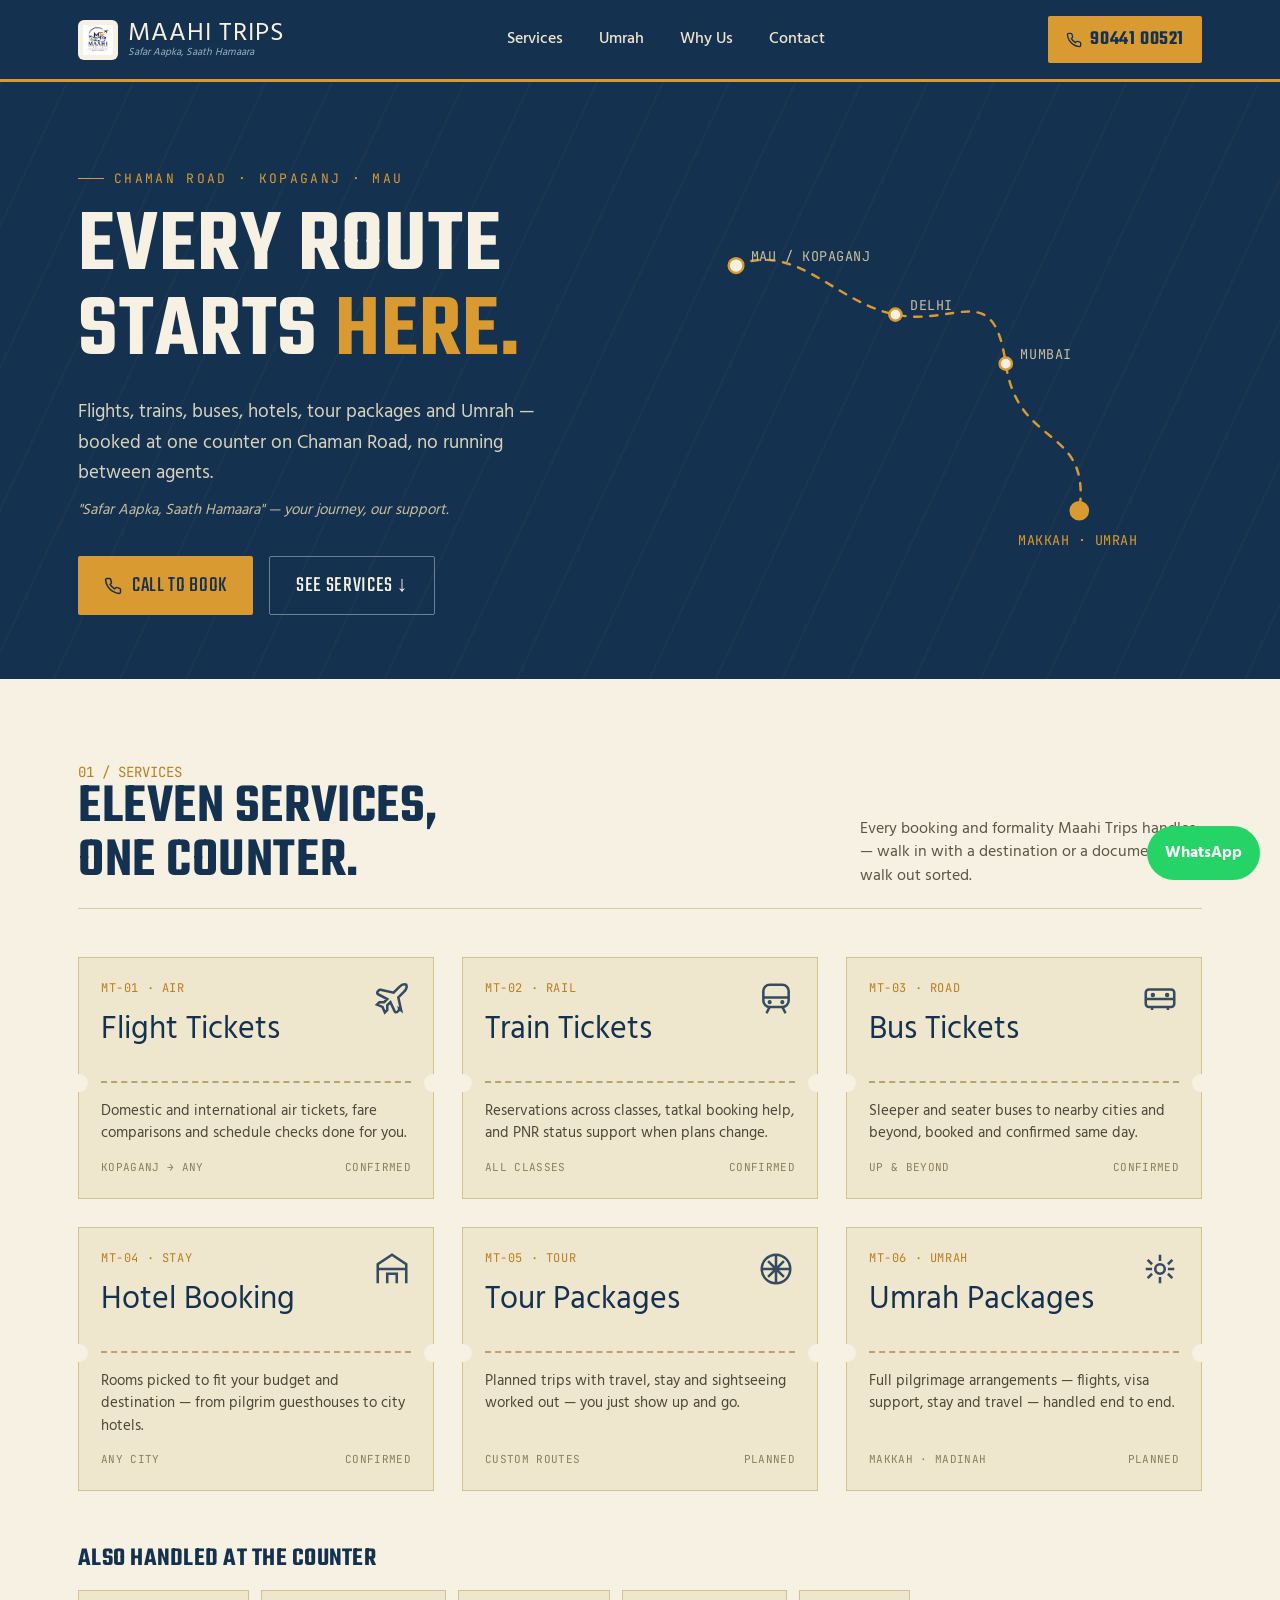
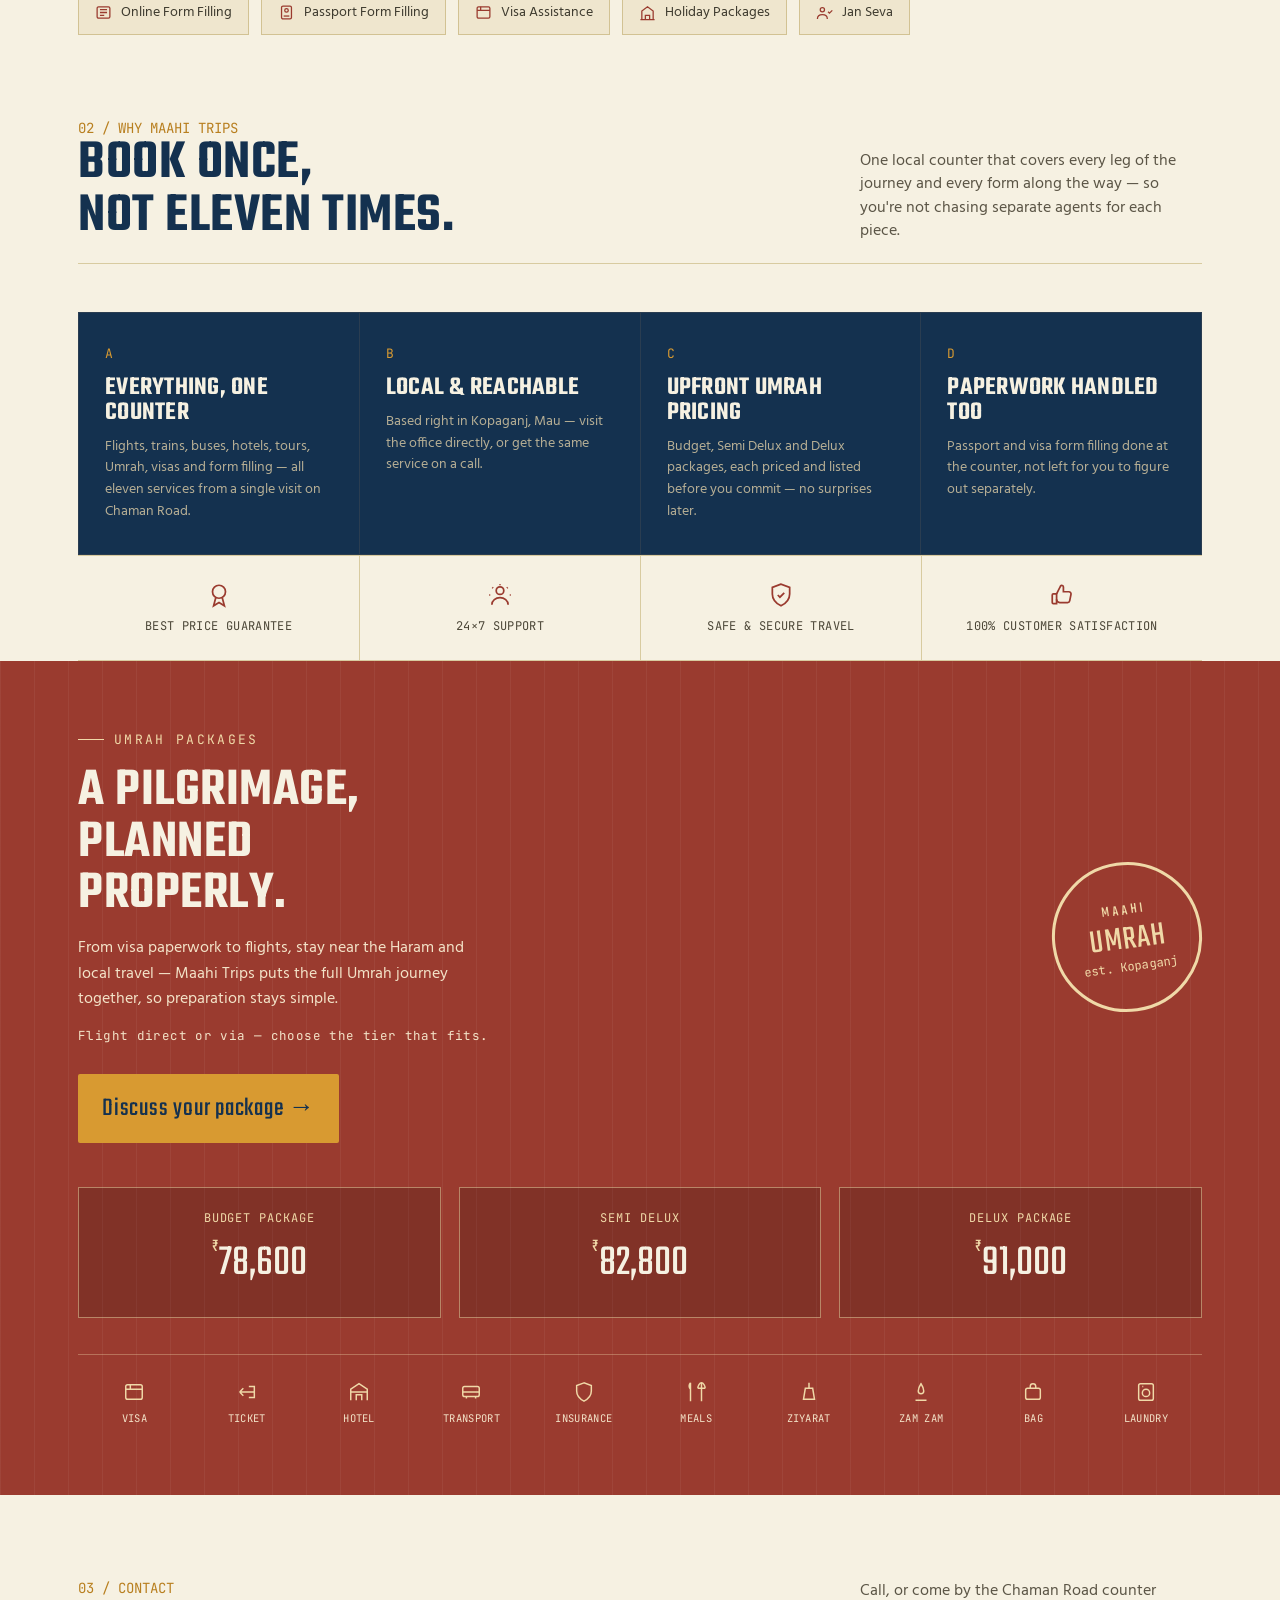
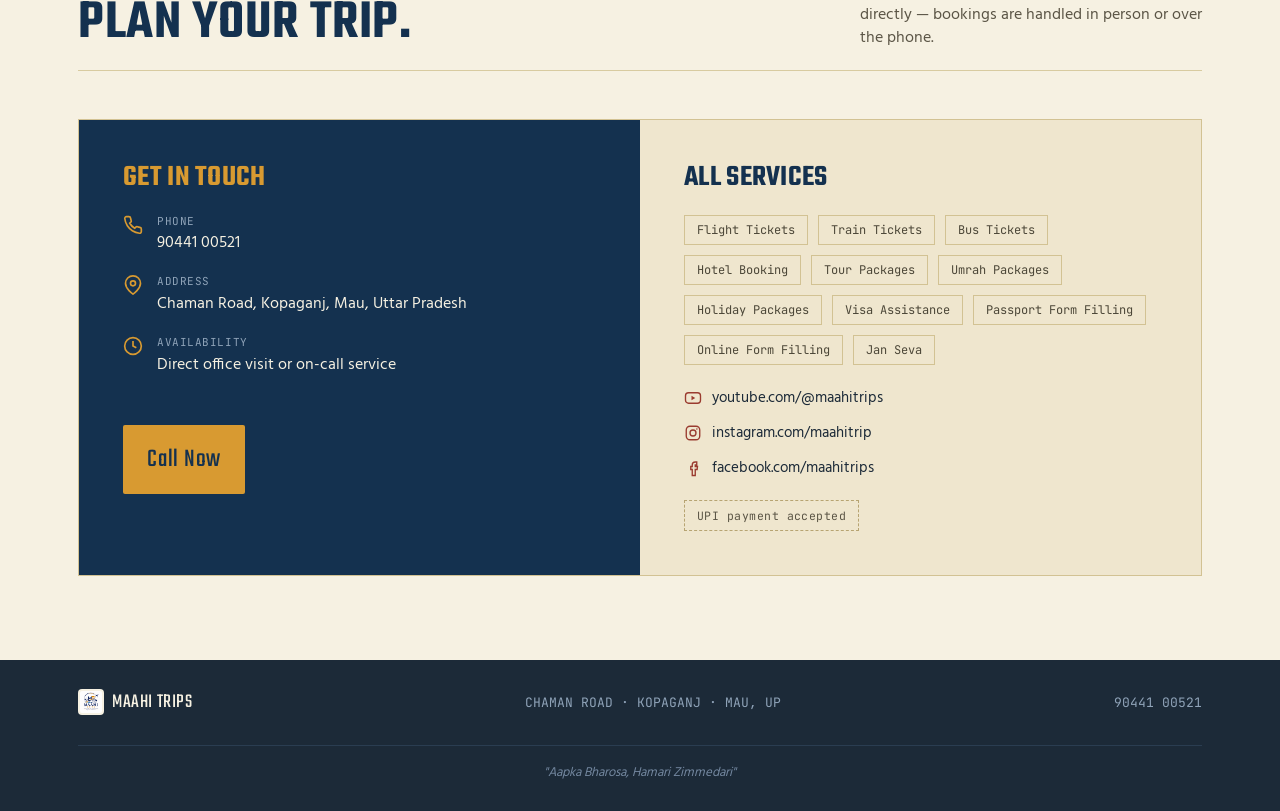
<file: index (1).html>
<!DOCTYPE html>
<html lang="en">
<head>
<meta charset="UTF-8">
<meta name="viewport" content="width=device-width, initial-scale=1.0">
<title>Maahi Trips — Kopaganj, Mau</title>
<link rel="preconnect" href="https://fonts.googleapis.com">
<link rel="preconnect" href="https://fonts.gstatic.com" crossorigin>
<link href="https://fonts.googleapis.com/css2?family=Teko:wght@400;500;600;700&family=Hind:wght@400;500;600;700&family=JetBrains+Mono:wght@400;500;700&display=swap" rel="stylesheet">
<style>
  :root{
    --paper:#F6F1E2;
    --paper-2:#EFE6CE;
    --ink:#14314F;
    --ink-2:#1C2A38;
    --gold:#D89A31;
    --gold-deep:#B87F1F;
    --rust:#9A3B2F;
    --line:#C9A227;
    --cream-text:#F6F1E2;
  }
  *{margin:0;padding:0;box-sizing:border-box;}
  html{scroll-behavior:smooth;}
  body{
    background:var(--paper);
    color:var(--ink-2);
    font-family:'Hind',sans-serif;
    overflow-x:hidden;
  }
  h1,h2,h3,.display{
    font-family:'Teko',sans-serif;
    font-weight:600;
    letter-spacing:0.01em;
    line-height:0.95;
    text-transform:uppercase;
  }
  .mono{font-family:'JetBrains Mono',monospace;}
  a{color:inherit;text-decoration:none;}
  .wrap{max-width:1180px;margin:0 auto;padding:0 28px;}

  /* perforated ticket edge */
  .perf-bottom{position:relative;}
  .perf-bottom::after{
    content:"";
    position:absolute;left:0;right:0;bottom:-1px;height:20px;
    background-image:radial-gradient(circle 6px, var(--paper) 6px, transparent 7px);
    background-size:28px 20px;
    background-repeat:repeat-x;
    background-position:14px top;
  }

  /* ---------- HEADER ---------- */
  header{
    position:sticky;top:0;z-index:50;
    background:var(--ink);
    border-bottom:3px solid var(--gold);
  }
  .nav{
    display:flex;align-items:center;justify-content:space-between;
    padding:16px 28px;max-width:1180px;margin:0 auto;
  }
  .logo{
    color:var(--cream-text);
    font-size:32px;letter-spacing:0.03em;
    display:flex;align-items:center;gap:10px;
  }
  .logo .dot{color:var(--gold);font-size:32px;}
  .logo-mark{
    background:var(--paper);
    border-radius:6px;
    padding:3px 5px;
    display:flex;align-items:center;
    height:40px;width:40px;
    flex-shrink:0;
  }
  .logo-mark img{height:100%;width:100%;object-fit:contain;}
  .logo-text{display:flex;flex-direction:column;line-height:1;}
  .logo-word{font-size:26px;}
  .logo-tagline{
    font-family:'Hind',sans-serif;text-transform:none;letter-spacing:0;
    font-size:10.5px;color:#9fb0c2;font-style:italic;margin-top:1px;
  }
  .navlinks{display:flex;gap:32px;align-items:center;}
  .navlinks a{
    color:var(--paper-2);font-size:16px;font-weight:500;
    padding:6px 2px;border-bottom:2px solid transparent;
    transition:border-color .2s, color .2s;
  }
  .navlinks a:hover, .navlinks a:focus-visible{border-color:var(--gold);color:var(--cream-text);}
  .call-btn{
    background:var(--gold);color:var(--ink);
    font-family:'Teko',sans-serif;font-size:20px;font-weight:600;
    letter-spacing:0.03em;text-transform:uppercase;
    padding:9px 18px;border-radius:2px;
    display:inline-flex;align-items:center;gap:8px;
    transition:background .2s, transform .2s;
  }
  .call-btn:hover, .call-btn:focus-visible{background:var(--cream-text);transform:translateY(-1px);}
  .menu-toggle{display:none;background:none;border:none;color:var(--cream-text);font-size:28px;cursor:pointer;}

  /* ---------- HERO ---------- */
  .hero{
    position:relative;
    background:var(--ink);
    color:var(--cream-text);
    padding:88px 0 64px;
    overflow:hidden;
  }
  .hero::before{
    content:"";position:absolute;inset:0;
    background:
      repeating-linear-gradient(115deg, rgba(216,154,49,0.045) 0 2px, transparent 2px 60px);
    pointer-events:none;
  }
  .hero-grid{
    display:grid;grid-template-columns:1.05fr 0.95fr;gap:40px;align-items:center;
    position:relative;z-index:2;
  }
  .eyebrow{
    font-family:'JetBrains Mono',monospace;
    font-size:13px;letter-spacing:0.18em;text-transform:uppercase;
    color:var(--gold);margin-bottom:18px;display:flex;align-items:center;gap:10px;
  }
  .eyebrow::before{content:"";width:26px;height:1px;background:var(--gold);display:inline-block;}
  .hero h1{
    font-size:clamp(52px,7vw,92px);
    color:var(--cream-text);
  }
  .hero h1 span{color:var(--gold);}
  .hero p.lede{
    margin-top:22px;font-size:19px;line-height:1.6;color:#D9D2BC;max-width:46ch;
  }
  .hero-cta{display:flex;gap:16px;margin-top:34px;flex-wrap:wrap;}
  .btn-primary{
    background:var(--gold);color:var(--ink);
    font-family:'Teko',sans-serif;font-size:22px;letter-spacing:0.03em;text-transform:uppercase;
    padding:14px 26px;border-radius:2px;display:inline-flex;align-items:center;gap:10px;
    transition:transform .2s, background .2s;
  }
  .btn-primary:hover, .btn-primary:focus-visible{transform:translateY(-2px);background:#EAB253;}
  .btn-secondary{
    border:1.5px solid #6b7f95;color:var(--cream-text);
    font-family:'Teko',sans-serif;font-size:22px;letter-spacing:0.03em;text-transform:uppercase;
    padding:13px 26px;border-radius:2px;display:inline-flex;align-items:center;gap:10px;
    transition:border-color .2s, background .2s;
  }
  .btn-secondary:hover, .btn-secondary:focus-visible{border-color:var(--gold);background:rgba(216,154,49,0.08);}

  /* route map svg */
  .route-box{position:relative;z-index:2;}
  .route-svg{width:100%;height:auto;}
  .route-path{
    fill:none;stroke:var(--gold);stroke-width:2;stroke-dasharray:6 7;
    stroke-linecap:round;
    stroke-dashoffset:900;
    animation:draw 2.6s ease-out forwards .3s;
  }
  @keyframes draw{to{stroke-dashoffset:0;}}
  .route-dot{fill:var(--paper);stroke:var(--gold);stroke-width:2;}
  .route-dot.end{fill:var(--gold);}
  .route-label{
    font-family:'JetBrains Mono',monospace;font-size:11px;fill:#C9BFA0;letter-spacing:0.04em;
  }
  .route-label.hilite{fill:var(--gold);}

  @media (prefers-reduced-motion: reduce){
    .route-path{animation:none;stroke-dashoffset:0;}
  }

  /* ---------- SECTION HEADERS ---------- */
  .section{padding:84px 0;}
  .section-head{
    display:flex;justify-content:space-between;align-items:flex-end;
    gap:24px;margin-bottom:48px;flex-wrap:wrap;
    border-bottom:1px solid #D8CBA0;padding-bottom:20px;
  }
  .section-head .num{
    font-family:'JetBrains Mono',monospace;color:var(--gold-deep);font-size:14px;
  }
  .section-head h2{font-size:clamp(38px,5vw,56px);color:var(--ink);}
  .section-head p{max-width:38ch;color:#5b5546;font-size:15.5px;line-height:1.5;}

  /* ---------- SERVICES (TICKETS) ---------- */
  .tickets{
    display:grid;grid-template-columns:repeat(3,1fr);gap:28px;
  }
  .ticket{
    background:var(--paper-2);
    border:1px solid #D2C293;
    position:relative;
    display:flex;flex-direction:column;
    transition:transform .25s, box-shadow .25s;
  }
  .ticket:hover{transform:translateY(-4px);box-shadow:0 14px 28px -14px rgba(20,49,79,0.35);}
  .ticket-top{
    padding:22px 22px 26px;
    display:flex;justify-content:space-between;align-items:flex-start;
    position:relative;
  }
  .ticket-code{font-family:'JetBrains Mono',monospace;font-size:12px;color:var(--gold-deep);letter-spacing:0.05em;}
  .ticket-icon{
    width:38px;height:38px;color:var(--ink);opacity:0.85;
  }
  .ticket-title{font-size:32px;color:var(--ink);margin-top:8px;}
  /* perforation divider */
  .ticket-divider{
    position:relative;height:0;border-top:2px dashed #B7A472;margin:0 22px;
  }
  .ticket-divider::before,.ticket-divider::after{
    content:"";position:absolute;top:-9px;width:18px;height:18px;border-radius:50%;
    background:var(--paper);
  }
  .ticket-divider::before{left:-31px;}
  .ticket-divider::after{right:-31px;}
  .ticket-bottom{padding:18px 22px 24px;flex:1;display:flex;flex-direction:column;justify-content:space-between;gap:14px;}
  .ticket-bottom p{font-size:14.5px;line-height:1.55;color:#4c4738;}
  .ticket-stub{
    font-family:'JetBrains Mono',monospace;font-size:11px;color:#8a7f5c;
    display:flex;justify-content:space-between;letter-spacing:0.03em;
  }

  /* ---------- WHY US ---------- */
  .why{
    background:var(--ink);color:var(--cream-text);
  }
  .why .section-head{border-bottom-color:#33465c;}
  .why .section-head h2{color:var(--cream-text);}
  .why .section-head p{color:#B7AF95;}
  .why .section-head .num{color:var(--gold);}
  .why-grid{
    display:grid;grid-template-columns:repeat(4,1fr);gap:1px;
    background:#2A3D51;border:1px solid #2A3D51;
  }
  .why-card{background:var(--ink);padding:32px 26px;}
  .why-card .idx{font-family:'JetBrains Mono',monospace;color:var(--gold);font-size:13px;}
  .why-card h3{font-size:26px;margin-top:14px;color:var(--cream-text);}
  .why-card p{font-size:14px;line-height:1.55;color:#B7AF95;margin-top:10px;}

  /* ---------- UMRAH BANNER (passport stamp) ---------- */
  .umrah{
    background:var(--rust);color:var(--cream-text);position:relative;overflow:hidden;
    padding:70px 0;
  }
  .umrah::before{
    content:"";position:absolute;inset:0;
    background-image:repeating-linear-gradient(90deg, rgba(255,255,255,0.05) 0 1px, transparent 1px 34px);
  }
  .umrah-inner{position:relative;z-index:2;display:flex;justify-content:space-between;align-items:center;gap:40px;flex-wrap:wrap;}
  .umrah-text .eyebrow{color:#F0D9A8;}
  .umrah-text .eyebrow::before{background:#F0D9A8;}
  .umrah-text h2{font-size:clamp(36px,5vw,54px);color:var(--cream-text);max-width:14ch;}
  .umrah-text p{margin-top:16px;max-width:46ch;font-size:16px;line-height:1.6;color:#F3E3C8;}
  .stamp{
    width:150px;height:150px;border:3px solid #F0D9A8;border-radius:50%;
    display:flex;align-items:center;justify-content:center;flex-direction:column;
    transform:rotate(-8deg);flex-shrink:0;
    font-family:'Teko',sans-serif;color:#F0D9A8;text-transform:uppercase;
    letter-spacing:0.05em;
  }
  .stamp .s1{font-size:15px;letter-spacing:0.2em;}
  .stamp .s2{font-size:34px;line-height:1;margin:2px 0;}
  .stamp .s3{font-size:12px;font-family:'JetBrains Mono',monospace;text-transform:none;letter-spacing:0.02em;}

  /* ---------- CONTACT ---------- */
  .contact-grid{display:grid;grid-template-columns:1fr 1fr;gap:0;border:1px solid #D2C293;}
  .contact-card{padding:44px;}
  .contact-card.dark{background:var(--ink);color:var(--cream-text);}
  .contact-card.light{background:var(--paper-2);}
  .contact-card h3{font-size:30px;margin-bottom:20px;}
  .contact-card.dark h3{color:var(--gold);}
  .contact-card.light h3{color:var(--ink);}
  .contact-row{display:flex;gap:14px;margin-bottom:18px;align-items:flex-start;}
  .contact-row svg{width:20px;height:20px;flex-shrink:0;margin-top:2px;}
  .contact-card.dark .contact-row svg{color:var(--gold);}
  .contact-card.light .contact-row svg{color:var(--rust);}
  .contact-row div{font-size:15.5px;line-height:1.5;}
  .contact-row .label{
    font-family:'JetBrains Mono',monospace;font-size:11px;letter-spacing:0.05em;
    display:block;margin-bottom:3px;text-transform:uppercase;
  }
  .contact-card.dark .label{color:#8FA3B8;}
  .contact-card.light .label{color:#8a7f5c;}
  .service-list{list-style:none;display:flex;flex-wrap:wrap;gap:10px;margin-top:22px;}
  .service-list li{
    font-family:'JetBrains Mono',monospace;font-size:12px;
    border:1px solid #D2C293;padding:6px 12px;color:#4c4738;
  }
  .big-call{
    margin-top:30px;display:inline-flex;align-items:center;gap:12px;
    background:var(--gold);color:var(--ink);padding:16px 24px;border-radius:2px;
    font-family:'Teko',sans-serif;font-size:26px;letter-spacing:0.03em;
    transition:transform .2s;
  }
  .big-call:hover,.big-call:focus-visible{transform:translateY(-2px);}

  /* ---------- FOOTER ---------- */
  footer{background:var(--ink-2);color:#8FA3B8;padding:28px 0;}
  .footer-inner{
    display:flex;justify-content:space-between;align-items:center;flex-wrap:wrap;gap:12px;
    font-size:13px;font-family:'JetBrains Mono',monospace;
  }
  .footer-inner .logo-mini{color:var(--cream-text);font-family:'Teko',sans-serif;font-size:20px;letter-spacing:0.03em;display:flex;align-items:center;gap:8px;}
  .footer-inner .logo-mini img{height:26px;width:26px;object-fit:contain;background:var(--paper);border-radius:4px;padding:2px;}
  .footer-tagline{width:100%;text-align:center;margin-top:16px;padding-top:16px;border-top:1px solid #2A3D51;font-family:'Hind',sans-serif;font-style:italic;font-size:13px;color:#7488a0;}

  /* ---------- UMRAH PRICING ---------- */
  .umrah-note{margin-top:14px;font-family:'JetBrains Mono',monospace;font-size:12.5px;color:#F3E3C8;letter-spacing:0.03em;}
  .price-grid{
    position:relative;z-index:2;
    display:grid;grid-template-columns:repeat(3,1fr);gap:18px;
    margin-top:44px;
  }
  .price-card{
    background:rgba(0,0,0,0.16);
    border:1.5px solid rgba(240,217,168,0.5);
    padding:22px 20px;text-align:center;
  }
  .price-card .tier{
    font-family:'JetBrains Mono',monospace;font-size:12px;letter-spacing:0.08em;
    color:#F0D9A8;text-transform:uppercase;
  }
  .price-card .amount{
    font-family:'Teko',sans-serif;font-size:44px;color:var(--cream-text);margin-top:6px;
  }
  .price-card .amount sup{font-size:18px;color:#F0D9A8;vertical-align:top;top:2px;position:relative;}
  .incl-strip{
    position:relative;z-index:2;
    display:flex;flex-wrap:wrap;gap:0;
    margin-top:36px;border-top:1px solid rgba(240,217,168,0.35);
    padding-top:26px;
  }
  .incl-item{
    display:flex;flex-direction:column;align-items:center;gap:8px;
    width:10%;min-width:86px;flex:1;
    font-family:'JetBrains Mono',monospace;font-size:10.5px;letter-spacing:0.03em;
    color:#F3E3C8;text-align:center;text-transform:uppercase;
  }
  .incl-item svg{width:22px;height:22px;color:#F0D9A8;}

  /* ---------- MORE SERVICES STRIP ---------- */
  .more-services{margin-top:56px;}
  .more-services h3{font-size:26px;color:var(--ink);margin-bottom:18px;}
  .chip-row{display:flex;flex-wrap:wrap;gap:12px;}
  .chip{
    display:flex;align-items:center;gap:9px;
    border:1px solid #D2C293;background:var(--paper-2);
    padding:10px 16px;font-size:14px;color:#3d3a2e;
  }
  .chip svg{width:17px;height:17px;color:var(--rust);flex-shrink:0;}

  /* ---------- TRUST BADGES ---------- */
  .badges{
    display:grid;grid-template-columns:repeat(4,1fr);
    border-top:1px solid #D8CBA0;border-bottom:1px solid #D8CBA0;
  }
  .badge{
    padding:26px 20px;text-align:center;
    border-left:1px solid #D8CBA0;
    display:flex;flex-direction:column;align-items:center;gap:10px;
  }
  .badge:first-child{border-left:none;}
  .badge svg{width:26px;height:26px;color:var(--rust);}
  .badge span{font-family:'JetBrains Mono',monospace;font-size:12px;letter-spacing:0.03em;color:#4c4738;text-transform:uppercase;}

  /* ---------- SOCIAL / PAYMENT ---------- */
  .social-row{display:flex;flex-direction:column;gap:12px;margin-top:22px;}
  .social-row a{display:flex;align-items:center;gap:10px;font-size:14.5px;}
  .social-row svg{width:18px;height:18px;flex-shrink:0;}
  .contact-card.light .social-row svg{color:var(--rust);}
  .upi-note{
    margin-top:20px;display:inline-block;
    font-family:'JetBrains Mono',monospace;font-size:11.5px;letter-spacing:0.04em;
    border:1px dashed #B7A472;padding:7px 12px;color:#5b5546;
  }
  @media (max-width:900px){
    .hero-grid{grid-template-columns:1fr;}
    .tickets{grid-template-columns:repeat(2,1fr);}
    .why-grid{grid-template-columns:repeat(2,1fr);}
    .contact-grid{grid-template-columns:1fr;}
    .umrah-inner{flex-direction:column;text-align:left;}
    .price-grid{grid-template-columns:1fr;}
    .incl-item{width:33.33%;}
    .badges{grid-template-columns:repeat(2,1fr);}
    .badge:nth-child(3){border-left:none;}
    .badge:nth-child(odd){border-left:none;}
  }
  @media (max-width:640px){
    .navlinks{display:none;}
    .menu-toggle{display:block;}
    .tickets{grid-template-columns:1fr;}
    .why-grid{grid-template-columns:1fr;}
    .call-btn span.full{display:none;}
    .incl-item{width:50%;}
    .badges{grid-template-columns:1fr;}
    .badge{border-left:none;border-top:1px solid #D8CBA0;}
    .badge:first-child{border-top:none;}
  }

  :focus-visible{outline:2px solid var(--gold);outline-offset:2px;}
</style>
</head>
<body>

<header>
  <div class="nav">
    <div class="logo">
      <div class="logo-mark"><img src="[data-uri]" alt="Maahi Trips logo"></div>
      <div class="logo-text">
        <span class="logo-word">MAAHI TRIPS</span>
        <span class="logo-tagline">Safar Aapka, Saath Hamaara</span>
      </div>
    </div>
    <nav class="navlinks">
      <a href="#services">Services</a>
      <a href="#umrah">Umrah</a>
      <a href="#why">Why Us</a>
      <a href="#contact">Contact</a>
    </nav>
    <a class="call-btn" href="tel:9044100521">
      <svg width="16" height="16" viewBox="0 0 24 24" fill="none" stroke="currentColor" stroke-width="2"><path d="M22 16.92v3a2 2 0 0 1-2.18 2 19.79 19.79 0 0 1-8.63-3.07 19.5 19.5 0 0 1-6-6 19.79 19.79 0 0 1-3.07-8.67A2 2 0 0 1 4.11 2h3a2 2 0 0 1 2 1.72c.127.96.361 1.903.7 2.81a2 2 0 0 1-.45 2.11L8.09 9.91a16 16 0 0 0 6 6l1.27-1.27a2 2 0 0 1 2.11-.45c.907.339 1.85.573 2.81.7A2 2 0 0 1 22 16.92z"/></svg>
      <span class="full">90441&nbsp;00521</span>
    </a>
    <button class="menu-toggle" aria-label="menu">☰</button>
  </div>
</header>

<section class="hero">
  <div class="wrap hero-grid">
    <div>
      <div class="eyebrow">Chaman Road · Kopaganj · Mau</div>
      <h1>Every route<br>starts <span>here.</span></h1>
      <p class="lede">Flights, trains, buses, hotels, tour packages and Umrah — booked at one counter on Chaman Road, no running between agents.</p>
      <p style="margin-top:10px;font-style:italic;color:#C9BFA0;font-size:15px;">"Safar Aapka, Saath Hamaara" — your journey, our support.</p>
      <div class="hero-cta">
        <a class="btn-primary" href="tel:9044100521">
          <svg width="18" height="18" viewBox="0 0 24 24" fill="none" stroke="currentColor" stroke-width="2"><path d="M22 16.92v3a2 2 0 0 1-2.18 2 19.79 19.79 0 0 1-8.63-3.07 19.5 19.5 0 0 1-6-6 19.79 19.79 0 0 1-3.07-8.67A2 2 0 0 1 4.11 2h3a2 2 0 0 1 2 1.72c.127.96.361 1.903.7 2.81a2 2 0 0 1-.45 2.11L8.09 9.91a16 16 0 0 0 6 6l1.27-1.27a2 2 0 0 1 2.11-.45c.907.339 1.85.573 2.81.7A2 2 0 0 1 22 16.92z"/></svg>
          Call to Book
        </a>
        <a class="btn-secondary" href="#services">See Services ↓</a>
      </div>
    </div>
    <div class="route-box">
      <svg class="route-svg" viewBox="0 0 420 320" fill="none">
        <path class="route-path" d="M40 60 C 90 40, 120 90, 170 100 S 250 70, 260 140 S 330 190, 320 260" />
        <circle class="route-dot" cx="40" cy="60" r="6"/>
        <text class="route-label" x="52" y="56">MAU / KOPAGANJ</text>
        <circle class="route-dot" cx="170" cy="100" r="5"/>
        <text class="route-label" x="182" y="96">DELHI</text>
        <circle class="route-dot" cx="260" cy="140" r="5"/>
        <text class="route-label" x="272" y="136">MUMBAI</text>
        <circle class="route-dot end" cx="320" cy="260" r="7"/>
        <text class="route-label hilite" x="270" y="288">MAKKAH · UMRAH</text>
      </svg>
    </div>
  </div>
</section>

<section class="section" id="services">
  <div class="wrap">
    <div class="section-head">
      <div>
        <div class="num">01 / SERVICES</div>
        <h2>Eleven services,<br>one counter.</h2>
      </div>
      <p>Every booking and formality Maahi Trips handles — walk in with a destination or a document, walk out sorted.</p>
    </div>

    <div class="tickets">

      <div class="ticket">
        <div class="ticket-top">
          <div><div class="ticket-code">MT-01 · AIR</div><div class="ticket-title">Flight Tickets</div></div>
          <svg class="ticket-icon" viewBox="0 0 24 24" fill="none" stroke="currentColor" stroke-width="1.6"><path d="M17.8 19.2 16 11l3.5-3.5C21 6 21.5 4 21 3c-1-.5-3 0-4.5 1.5L13 8 4.8 6.2c-.5-.1-1 .1-1.3.5l-.6.7c-.5.5-.3 1.3.3 1.6L9 12l-2 2H4l-1.5 1.5L6 17l1.5 3.5L9 19v-3l2-2 2.7 5.8c.3.6 1.1.8 1.6.3l.7-.6c.4-.3.6-.8.5-1.3Z"/></svg>
        </div>
        <div class="ticket-divider"></div>
        <div class="ticket-bottom">
          <p>Domestic and international air tickets, fare comparisons and schedule checks done for you.</p>
          <div class="ticket-stub"><span>KOPAGANJ → ANY</span><span>CONFIRMED</span></div>
        </div>
      </div>

      <div class="ticket">
        <div class="ticket-top">
          <div><div class="ticket-code">MT-02 · RAIL</div><div class="ticket-title">Train Tickets</div></div>
          <svg class="ticket-icon" viewBox="0 0 24 24" fill="none" stroke="currentColor" stroke-width="1.6"><rect x="4" y="3" width="16" height="14" rx="4"/><path d="M4 11h16M8 17l-2 4M16 17l2 4"/><circle cx="8" cy="14" r="0.5" fill="currentColor"/><circle cx="16" cy="14" r="0.5" fill="currentColor"/></svg>
        </div>
        <div class="ticket-divider"></div>
        <div class="ticket-bottom">
          <p>Reservations across classes, tatkal booking help, and PNR status support when plans change.</p>
          <div class="ticket-stub"><span>ALL CLASSES</span><span>CONFIRMED</span></div>
        </div>
      </div>

      <div class="ticket">
        <div class="ticket-top">
          <div><div class="ticket-code">MT-03 · ROAD</div><div class="ticket-title">Bus Tickets</div></div>
          <svg class="ticket-icon" viewBox="0 0 24 24" fill="none" stroke="currentColor" stroke-width="1.6"><rect x="3" y="6" width="18" height="11" rx="2"/><path d="M3 12h18M7 17v2M17 17v2"/><circle cx="7.5" cy="9.5" r="0.6" fill="currentColor"/><circle cx="16.5" cy="9.5" r="0.6" fill="currentColor"/></svg>
        </div>
        <div class="ticket-divider"></div>
        <div class="ticket-bottom">
          <p>Sleeper and seater buses to nearby cities and beyond, booked and confirmed same day.</p>
          <div class="ticket-stub"><span>UP & BEYOND</span><span>CONFIRMED</span></div>
        </div>
      </div>

      <div class="ticket">
        <div class="ticket-top">
          <div><div class="ticket-code">MT-04 · STAY</div><div class="ticket-title">Hotel Booking</div></div>
          <svg class="ticket-icon" viewBox="0 0 24 24" fill="none" stroke="currentColor" stroke-width="1.6"><path d="M3 21V9l9-6 9 6v12"/><path d="M9 21v-6h6v6M3 12h18"/></svg>
        </div>
        <div class="ticket-divider"></div>
        <div class="ticket-bottom">
          <p>Rooms picked to fit your budget and destination — from pilgrim guesthouses to city hotels.</p>
          <div class="ticket-stub"><span>ANY CITY</span><span>CONFIRMED</span></div>
        </div>
      </div>

      <div class="ticket">
        <div class="ticket-top">
          <div><div class="ticket-code">MT-05 · TOUR</div><div class="ticket-title">Tour Packages</div></div>
          <svg class="ticket-icon" viewBox="0 0 24 24" fill="none" stroke="currentColor" stroke-width="1.6"><circle cx="12" cy="12" r="9"/><path d="M12 3v18M3 12h18M7 7l10 10M17 7 7 17"/></svg>
        </div>
        <div class="ticket-divider"></div>
        <div class="ticket-bottom">
          <p>Planned trips with travel, stay and sightseeing worked out — you just show up and go.</p>
          <div class="ticket-stub"><span>CUSTOM ROUTES</span><span>PLANNED</span></div>
        </div>
      </div>

      <div class="ticket">
        <div class="ticket-top">
          <div><div class="ticket-code">MT-06 · UMRAH</div><div class="ticket-title">Umrah Packages</div></div>
          <svg class="ticket-icon" viewBox="0 0 24 24" fill="none" stroke="currentColor" stroke-width="1.6"><path d="M12 3v4M12 21v-4M4.2 6.2l2.8 2.8M17 15l2.8 2.8M3 12h4M17 12h4M4.2 17.8 7 15M17 9l2.8-2.8"/><circle cx="12" cy="12" r="3"/></svg>
        </div>
        <div class="ticket-divider"></div>
        <div class="ticket-bottom">
          <p>Full pilgrimage arrangements — flights, visa support, stay and travel — handled end to end.</p>
          <div class="ticket-stub"><span>MAKKAH · MADINAH</span><span>PLANNED</span></div>
        </div>
      </div>

    </div>

    <div class="more-services">
      <h3>Also handled at the counter</h3>
      <div class="chip-row">
        <div class="chip"><svg viewBox="0 0 24 24" fill="none" stroke="currentColor" stroke-width="1.8"><rect x="3" y="4" width="18" height="16" rx="2"/><path d="M7 8h10M7 12h10M7 16h6"/></svg>Online Form Filling</div>
        <div class="chip"><svg viewBox="0 0 24 24" fill="none" stroke="currentColor" stroke-width="1.8"><rect x="5" y="3" width="14" height="18" rx="2"/><circle cx="12" cy="9" r="2.5"/><path d="M8 17h8"/></svg>Passport Form Filling</div>
        <div class="chip"><svg viewBox="0 0 24 24" fill="none" stroke="currentColor" stroke-width="1.8"><rect x="3" y="4" width="18" height="16" rx="2"/><path d="M3 9h18M8 4v5"/></svg>Visa Assistance</div>
        <div class="chip"><svg viewBox="0 0 24 24" fill="none" stroke="currentColor" stroke-width="1.8"><path d="M2 22h20M4 22V10l8-6 8 6v12M9 22v-6h6v6"/></svg>Holiday Packages</div>
        <div class="chip"><svg viewBox="0 0 24 24" fill="none" stroke="currentColor" stroke-width="1.8"><circle cx="9" cy="8" r="3"/><path d="M2 21c0-4 3-6 7-6s7 2 7 6M17 11l2 2 4-4"/></svg>Jan Seva</div>
      </div>
    </div>
  </div>
</section>
  <div class="wrap">
    <div class="section-head">
      <div>
        <div class="num">02 / WHY MAAHI TRIPS</div>
        <h2>Book once,<br>not eleven times.</h2>
      </div>
      <p>One local counter that covers every leg of the journey and every form along the way — so you're not chasing separate agents for each piece.</p>
    </div>
    <div class="why-grid">
      <div class="why-card">
        <div class="idx">A</div>
        <h3>Everything, one counter</h3>
        <p>Flights, trains, buses, hotels, tours, Umrah, visas and form filling — all eleven services from a single visit on Chaman Road.</p>
      </div>
      <div class="why-card">
        <div class="idx">B</div>
        <h3>Local & reachable</h3>
        <p>Based right in Kopaganj, Mau — visit the office directly, or get the same service on a call.</p>
      </div>
      <div class="why-card">
        <div class="idx">C</div>
        <h3>Upfront Umrah pricing</h3>
        <p>Budget, Semi Delux and Delux packages, each priced and listed before you commit — no surprises later.</p>
      </div>
      <div class="why-card">
        <div class="idx">D</div>
        <h3>Paperwork handled too</h3>
        <p>Passport and visa form filling done at the counter, not left for you to figure out separately.</p>
      </div>
    </div>
  </div>
</section>

<div class="wrap">
  <div class="badges">
    <div class="badge">
      <svg viewBox="0 0 24 24" fill="none" stroke="currentColor" stroke-width="1.6"><circle cx="12" cy="9" r="6"/><path d="M9 14.5 7 22l5-3 5 3-2-7.5"/></svg>
      <span>Best Price Guarantee</span>
    </div>
    <div class="badge">
      <svg viewBox="0 0 24 24" fill="none" stroke="currentColor" stroke-width="1.6"><circle cx="12" cy="8" r="3.5"/><path d="M4.5 21c0-4 3.5-6.5 7.5-6.5s7.5 2.5 7.5 6.5"/><path d="M2 12h1M21 12h1M12 2v1M4.9 4.9l.7.7M19.1 4.9l-.7.7"/></svg>
      <span>24×7 Support</span>
    </div>
    <div class="badge">
      <svg viewBox="0 0 24 24" fill="none" stroke="currentColor" stroke-width="1.6"><path d="M12 2 4 5v6c0 5 3.5 8.7 8 11 4.5-2.3 8-6 8-11V5l-8-3Z"/><path d="m9 12 2 2 4-4"/></svg>
      <span>Safe &amp; Secure Travel</span>
    </div>
    <div class="badge">
      <svg viewBox="0 0 24 24" fill="none" stroke="currentColor" stroke-width="1.6"><path d="M7 11v9H4a1 1 0 0 1-1-1v-7a1 1 0 0 1 1-1Z"/><path d="M7 11l3.6-7.2a1.5 1.5 0 0 1 2.7.9V9h5a2 2 0 0 1 2 2.4l-1.2 6A2 2 0 0 1 17.2 19H10a3 3 0 0 1-3-3"/></svg>
      <span>100% Customer Satisfaction</span>
    </div>
  </div>
</div>

<section class="umrah" id="umrah">
  <div class="wrap">
    <div class="umrah-inner">
      <div class="umrah-text">
        <div class="eyebrow">Umrah Packages</div>
        <h2>A pilgrimage, planned properly.</h2>
        <p>From visa paperwork to flights, stay near the Haram and local travel — Maahi Trips puts the full Umrah journey together, so preparation stays simple.</p>
        <div class="umrah-note">Flight direct or via — choose the tier that fits.</div>
        <a class="big-call" href="tel:9044100521">Discuss your package →</a>
      </div>
      <div class="stamp">
        <div class="s1">MAAHI</div>
        <div class="s2">UMRAH</div>
        <div class="s3">est. Kopaganj</div>
      </div>
    </div>

    <div class="price-grid">
      <div class="price-card">
        <div class="tier">Budget Package</div>
        <div class="amount"><sup>₹</sup>78,600</div>
      </div>
      <div class="price-card">
        <div class="tier">Semi Delux</div>
        <div class="amount"><sup>₹</sup>82,800</div>
      </div>
      <div class="price-card">
        <div class="tier">Delux Package</div>
        <div class="amount"><sup>₹</sup>91,000</div>
      </div>
    </div>

    <div class="incl-strip">
      <div class="incl-item"><svg viewBox="0 0 24 24" fill="none" stroke="currentColor" stroke-width="1.6"><rect x="3" y="4" width="18" height="16" rx="2"/><path d="M3 9h18M8 4v5"/></svg>Visa</div>
      <div class="incl-item"><svg viewBox="0 0 24 24" fill="none" stroke="currentColor" stroke-width="1.6"><path d="M4 12h16M4 12l4-4M4 12l4 4"/><path d="M14 6h6v12h-6"/></svg>Ticket</div>
      <div class="incl-item"><svg viewBox="0 0 24 24" fill="none" stroke="currentColor" stroke-width="1.6"><path d="M3 21V9l9-6 9 6v12"/><path d="M9 21v-6h6v6M3 12h18"/></svg>Hotel</div>
      <div class="incl-item"><svg viewBox="0 0 24 24" fill="none" stroke="currentColor" stroke-width="1.6"><rect x="3" y="6" width="18" height="11" rx="2"/><path d="M3 12h18M7 17v2M17 17v2"/></svg>Transport</div>
      <div class="incl-item"><svg viewBox="0 0 24 24" fill="none" stroke="currentColor" stroke-width="1.6"><path d="M12 2 4 5v6c0 5 3.5 8.7 8 11 4.5-2.3 8-6 8-11V5l-8-3Z"/></svg>Insurance</div>
      <div class="incl-item"><svg viewBox="0 0 24 24" fill="none" stroke="currentColor" stroke-width="1.6"><path d="M6 2v20M6 2c-2 2-2 5 0 7M6 9v3M18 2v20M14 8h8M14 8c0-3 2-6 4-6s4 3 4 6"/></svg>Meals</div>
      <div class="incl-item"><svg viewBox="0 0 24 24" fill="none" stroke="currentColor" stroke-width="1.6"><path d="M12 2v6M8 8h8l2 12H6L8 8Z"/></svg>Ziyarat</div>
      <div class="incl-item"><svg viewBox="0 0 24 24" fill="none" stroke="currentColor" stroke-width="1.6"><path d="M12 3c2 3 3 5.5 3 8a3 3 0 1 1-6 0c0-2.5 1-5 3-8Z"/><path d="M6 21h12"/></svg>Zam Zam</div>
      <div class="incl-item"><svg viewBox="0 0 24 24" fill="none" stroke="currentColor" stroke-width="1.6"><rect x="4" y="8" width="16" height="12" rx="2"/><path d="M9 8V6a3 3 0 0 1 6 0v2"/></svg>Bag</div>
      <div class="incl-item"><svg viewBox="0 0 24 24" fill="none" stroke="currentColor" stroke-width="1.6"><rect x="4" y="3" width="16" height="18" rx="2"/><circle cx="12" cy="13" r="4"/><path d="M8 6h1"/></svg>Laundry</div>
    </div>
  </div>
</section>

<section class="section" id="contact">
  <div class="wrap">
    <div class="section-head">
      <div>
        <div class="num">03 / CONTACT</div>
        <h2>Plan your trip.</h2>
      </div>
      <p>Call, or come by the Chaman Road counter directly — bookings are handled in person or over the phone.</p>
    </div>

    <div class="contact-grid">
      <div class="contact-card dark">
        <h3>Get in touch</h3>
        <div class="contact-row">
          <svg viewBox="0 0 24 24" fill="none" stroke="currentColor" stroke-width="2"><path d="M22 16.92v3a2 2 0 0 1-2.18 2 19.79 19.79 0 0 1-8.63-3.07 19.5 19.5 0 0 1-6-6 19.79 19.79 0 0 1-3.07-8.67A2 2 0 0 1 4.11 2h3a2 2 0 0 1 2 1.72c.127.96.361 1.903.7 2.81a2 2 0 0 1-.45 2.11L8.09 9.91a16 16 0 0 0 6 6l1.27-1.27a2 2 0 0 1 2.11-.45c.907.339 1.85.573 2.81.7A2 2 0 0 1 22 16.92z"/></svg>
          <div><span class="label">Phone</span>90441 00521</div>
        </div>
        <div class="contact-row">
          <svg viewBox="0 0 24 24" fill="none" stroke="currentColor" stroke-width="2"><path d="M21 10c0 7-9 13-9 13s-9-6-9-13a9 9 0 0 1 18 0Z"/><circle cx="12" cy="10" r="3"/></svg>
          <div><span class="label">Address</span>Chaman Road, Kopaganj, Mau, Uttar Pradesh</div>
        </div>
        <div class="contact-row">
          <svg viewBox="0 0 24 24" fill="none" stroke="currentColor" stroke-width="2"><circle cx="12" cy="12" r="10"/><path d="M12 6v6l4 2"/></svg>
          <div><span class="label">Availability</span>Direct office visit or on-call service</div>
        </div>
        <a class="big-call" href="tel:9044100521">Call Now</a>
      </div>
      <div class="contact-card light">
        <h3>All services</h3>
        <ul class="service-list">
          <li>Flight Tickets</li>
          <li>Train Tickets</li>
          <li>Bus Tickets</li>
          <li>Hotel Booking</li>
          <li>Tour Packages</li>
          <li>Umrah Packages</li>
          <li>Holiday Packages</li>
          <li>Visa Assistance</li>
          <li>Passport Form Filling</li>
          <li>Online Form Filling</li>
          <li>Jan Seva</li>
        </ul>
        <div class="social-row">
          <a href="https://youtube.com/@maahitrips" target="_blank" rel="noopener">
            <svg viewBox="0 0 24 24" fill="none" stroke="currentColor" stroke-width="1.8"><rect x="2" y="5" width="20" height="14" rx="4"/><path d="m10 9 5 3-5 3Z" fill="currentColor" stroke="none"/></svg>
            youtube.com/@maahitrips
          </a>
          <a href="https://instagram.com/maahitrip" target="_blank" rel="noopener">
            <svg viewBox="0 0 24 24" fill="none" stroke="currentColor" stroke-width="1.8"><rect x="3" y="3" width="18" height="18" rx="5"/><circle cx="12" cy="12" r="4"/><circle cx="17.2" cy="6.8" r="1" fill="currentColor" stroke="none"/></svg>
            instagram.com/maahitrip
          </a>
          <a href="https://facebook.com/maahitrips" target="_blank" rel="noopener">
            <svg viewBox="0 0 24 24" fill="none" stroke="currentColor" stroke-width="1.8"><path d="M15 8h2V4h-2a4 4 0 0 0-4 4v2H9v4h2v8h4v-8h2.5l.5-4H15V8Z"/></svg>
            facebook.com/maahitrips
          </a>
        </div>
        <div class="upi-note">UPI payment accepted</div>
      </div>
    </div>
  </div>
</section>

<footer>
  <div class="wrap footer-inner">
    <div class="logo-mini"><img src="[data-uri]" alt="Maahi Trips">MAAHI TRIPS</div>
    <div>CHAMAN ROAD · KOPAGANJ · MAU, UP</div>
    <div>90441 00521</div>
    <div class="footer-tagline">"Aapka Bharosa, Hamari Zimmedari"</div>
  </div>
</footer>


<a href="https://wa.me/919044100521?text=Hi%20Maahi%20Trips,%20I%20want%20to%20book%20a%20trip." class="wa-float" target="_blank">WhatsApp</a>
<style>.wa-float{position:fixed;right:20px;bottom:20px;background:#25D366;color:#fff;padding:14px 18px;border-radius:30px;text-decoration:none;font-weight:bold;z-index:9999}</style>
</body>
</html>
</file>
